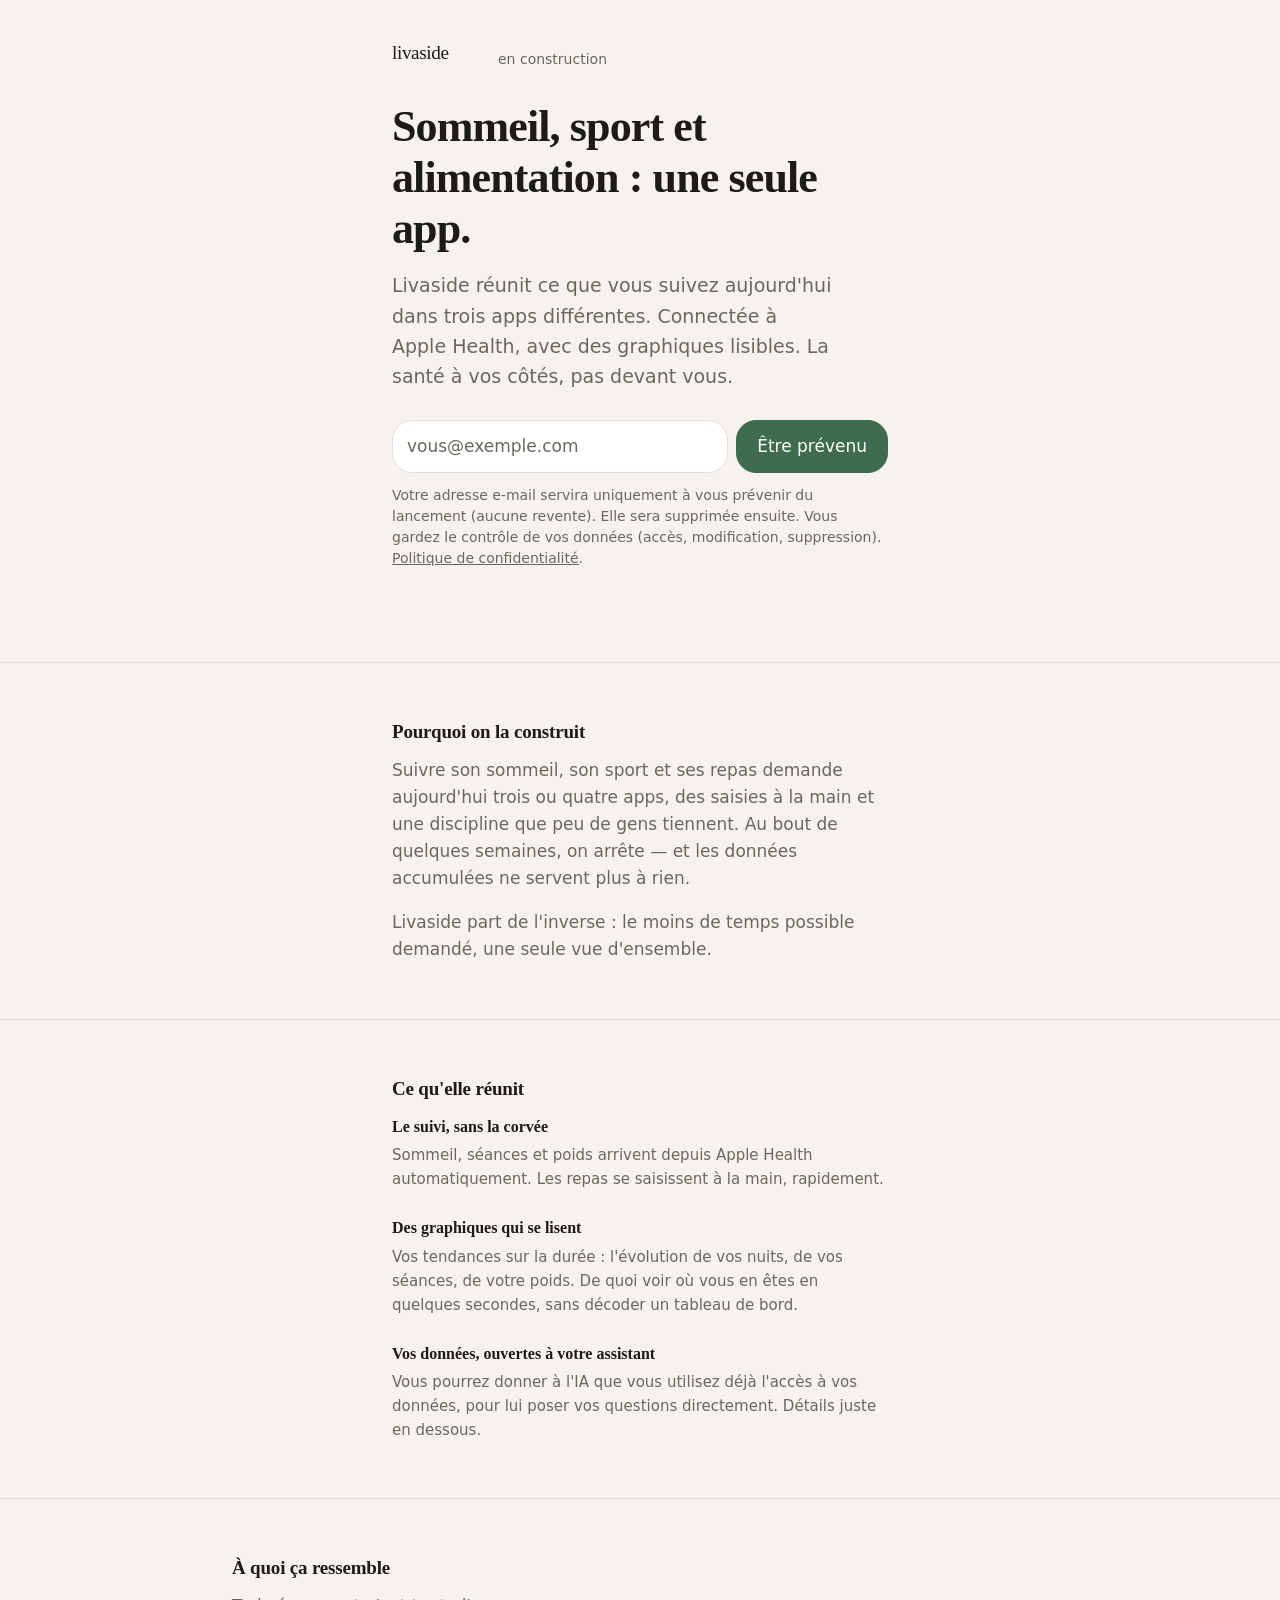
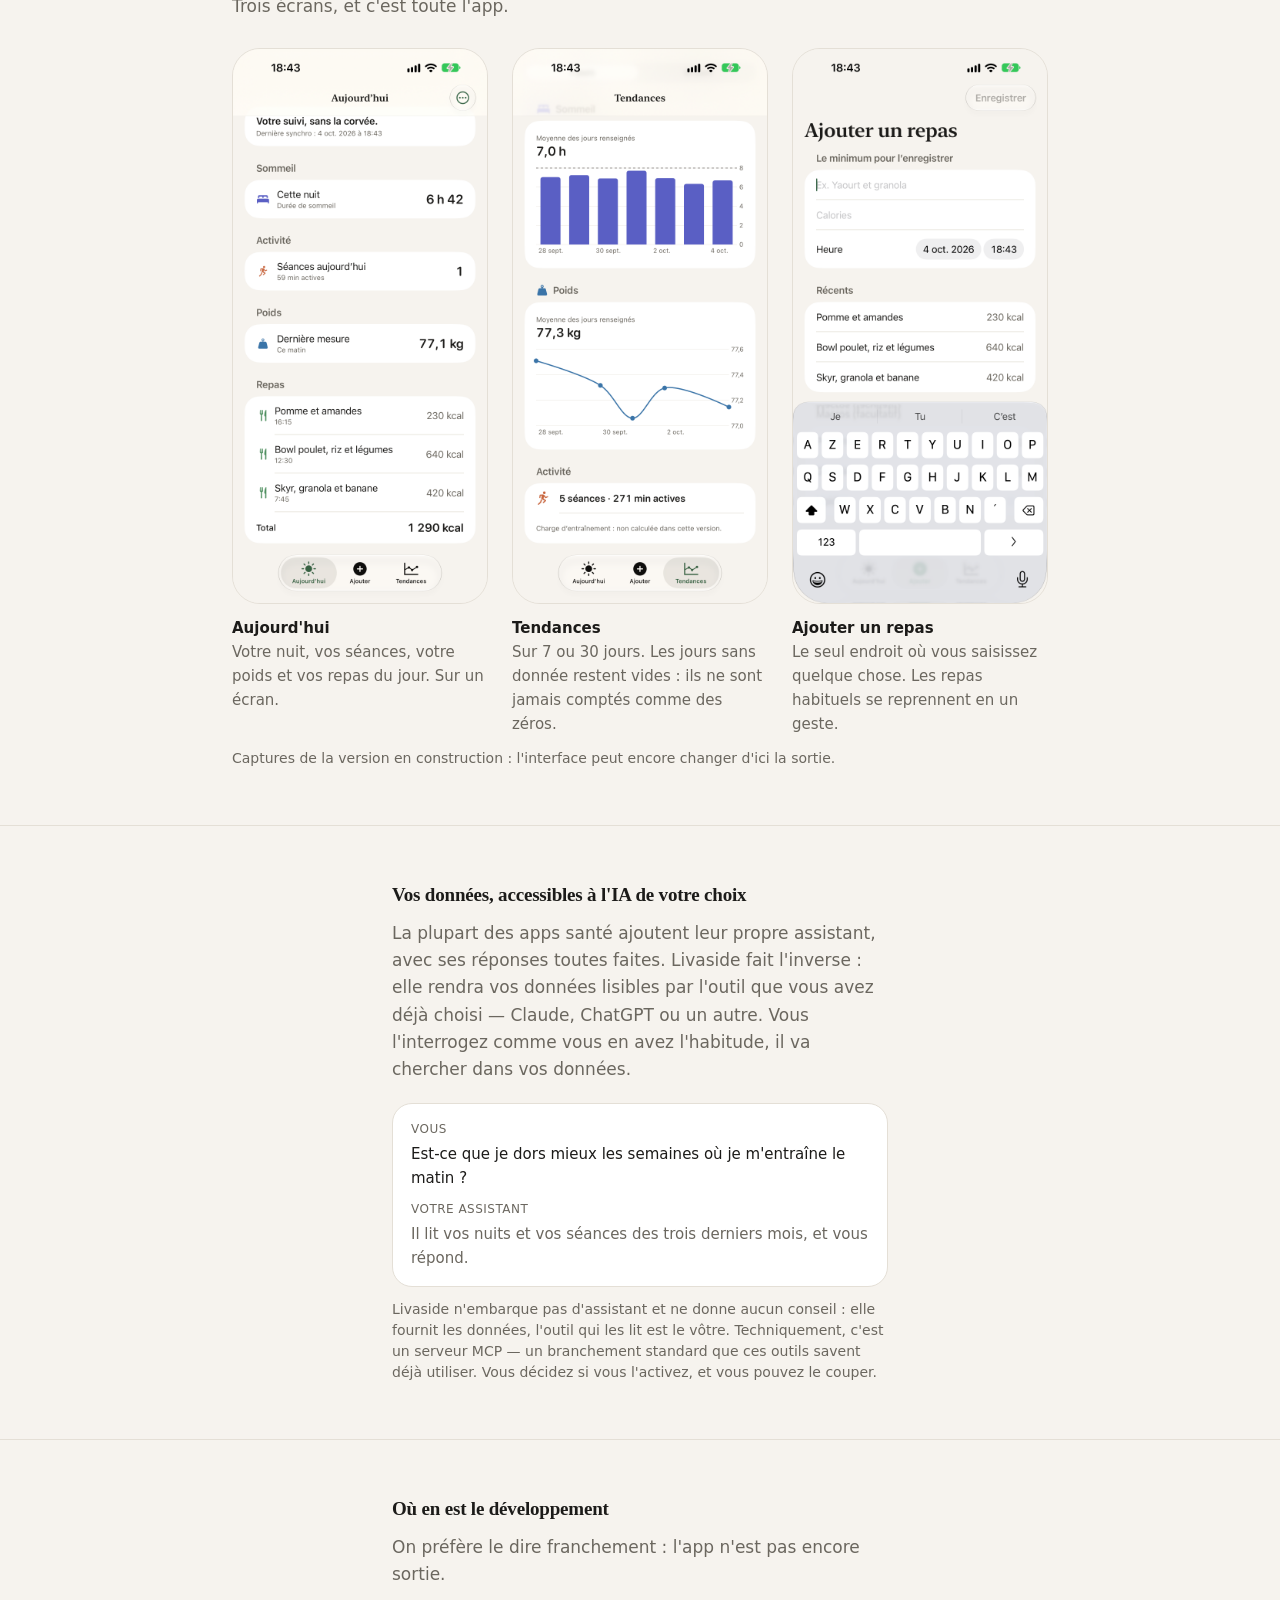
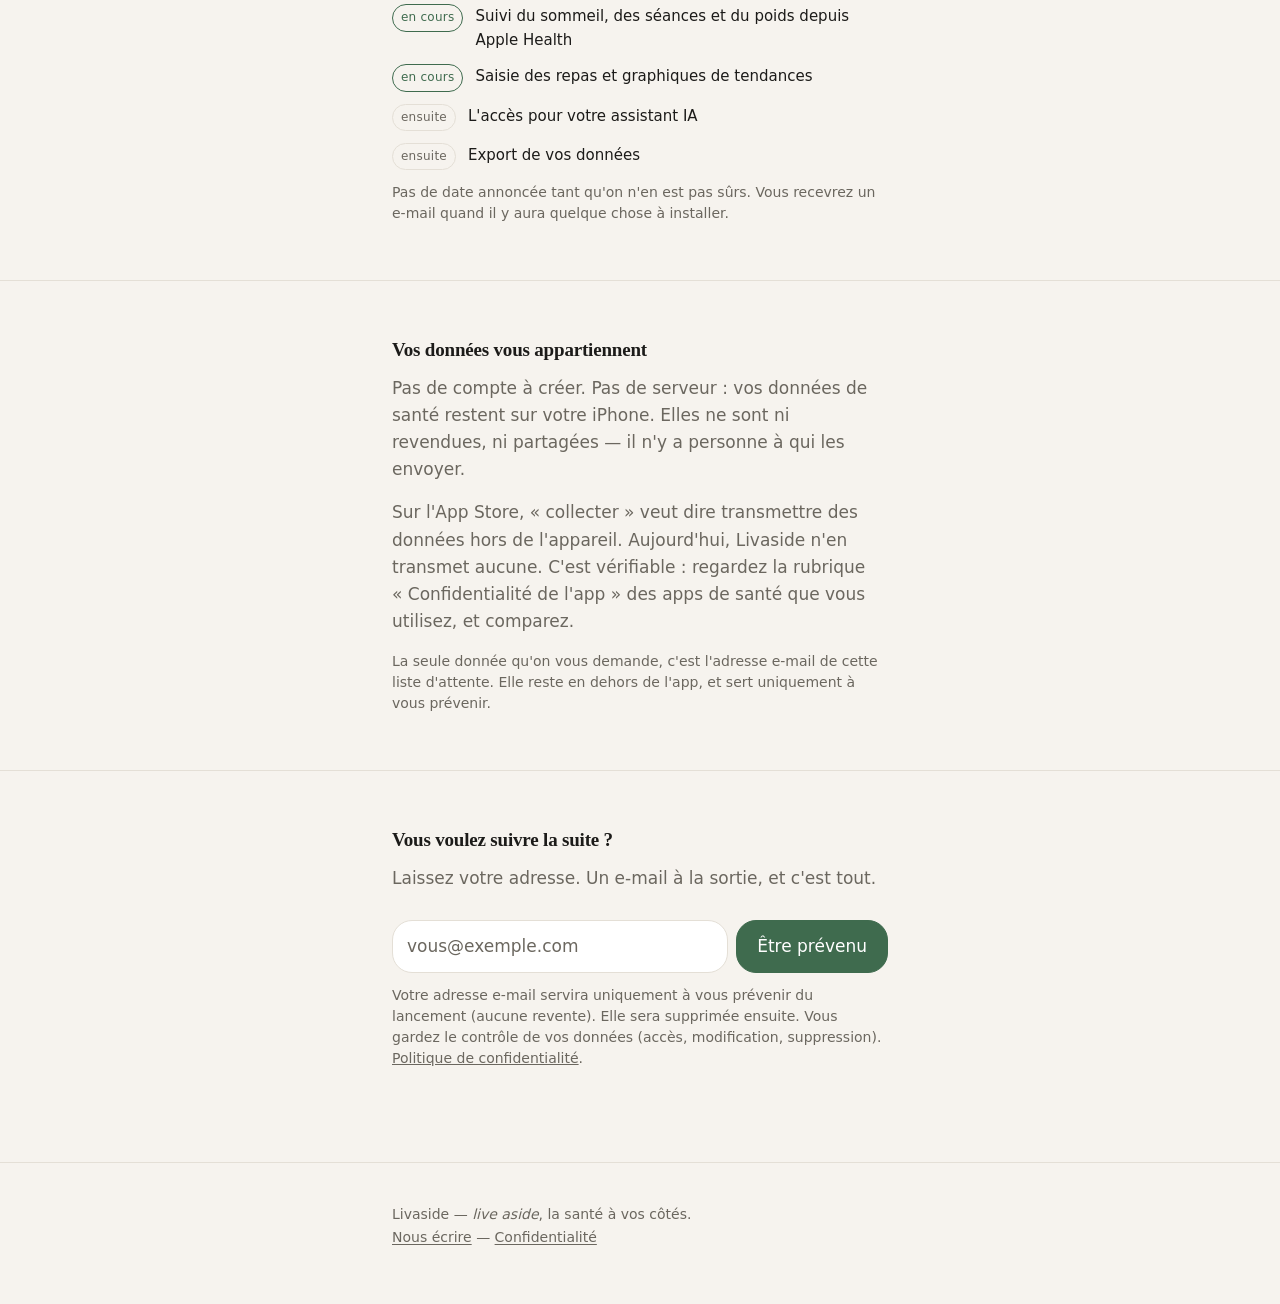
<file: landing/index.html>
<!doctype html>
<!--
  Livaside — landing page + liste d'attente
  Page statique, sans dépendance, sans tracker. Ouvrable en double-clic.

  AVANT MISE EN LIGNE — à régler (voir content.md, §7) :
  1. FORM_ENDPOINT ci-dessous : l'adresse qui reçoit les e-mails.
     Tant qu'elle est vide, le formulaire bascule sur un envoi par e-mail (mailto).
     Aucun compte n'a été créé, aucune dépense engagée.
  2. Le bloc « Vos données » et la mention sous le formulaire :
     validés par Privacy & Compliance (LIV-10).
  3. La section « À quoi ça ressemble » (#apercu) est en place mais masquée
     (`hidden`) : il n'y a pas encore de captures. Déposer les fichiers dans
     landing/img/ et retirer l'attribut. Visuels commandés au Product Designer (LIV-13).
  4. La palette et la typographie du :root sont appliquées selon les
     maquettes du Product Designer (LIV-7).

  Les variantes de formulation (titres, explication de l'accès IA, etc.) sont
  dans content.md. Celles retenues ici sont les options « A » recommandées.
-->
<html lang="fr">
<head>
<meta charset="utf-8">
<meta name="viewport" content="width=device-width, initial-scale=1">
<title>Livaside — sommeil, sport et alimentation dans une seule app</title>
<link rel="icon" type="image/svg+xml" href="img/symbol-livaside-light.svg">
<link rel="icon" type="image/svg+xml" href="img/symbol-livaside-dark.svg" media="(prefers-color-scheme: dark)">
<meta name="description" content="Livaside réunit votre sommeil, votre sport et votre alimentation dans une seule app iOS, connectée à Apple Health, avec des graphiques clairs. En construction — rejoignez la liste d'attente.">
<meta name="robots" content="noindex">
<!-- noindex volontaire tant que la page n'est pas validée. À retirer à la publication. -->
<meta property="og:title" content="Livaside">
<meta property="og:description" content="Sommeil, sport et alimentation dans une seule app. La santé à vos côtés, pas devant vous.">
<meta property="og:type" content="website">
<style>
  /* ------------------------------------------------------------------
     PALETTE ET TYPOGRAPHIE — selon les maquettes du Product Designer (LIV-7).
     ------------------------------------------------------------------ */

  @import url("../brand/tokens.css");

  :root {
    --measure:34rem;
    --measure-wide:54rem;
  }

  
  

  *,*::before,*::after{box-sizing:border-box}
  html{-webkit-text-size-adjust:100%}
  body{
    margin:0; background:var(--color-bg); color:var(--color-ink);
    font-family:var(--font-text);
    font-size:17px; line-height:1.6;
    -webkit-font-smoothing:antialiased;
  }
  img{max-width:100%; height:auto; display:block}
  a{color:inherit}

  .wrap{max-width:var(--measure); margin:0 auto; padding:0 1.5rem}
  section{padding:3.5rem 0; border-top:1px solid var(--color-line)}
  section:first-of-type{border-top:0}

  h1,h2,h3{font-family:var(--font-title)}
  h1{font-size:clamp(2rem,6vw,2.75rem); line-height:1.15; letter-spacing:-.02em; margin:0 0 1rem; font-weight:600}
  h2{font-size:1.1875rem; line-height:1.35; letter-spacing:-.01em; margin:0 0 .75rem; font-weight:600}
  h3{font-size:1rem; margin:0 0 .25rem; font-weight:600}
  p{margin:0 0 1rem}
  p:last-child{margin-bottom:0}
  .lead{font-size:1.1875rem; color:var(--color-ink-soft)}
  .soft{color:var(--color-ink-soft)}
  .faint{color:var(--color-ink-soft); font-size:.9375rem}

  /* En-tête */
  header{padding:2.5rem 0 0}
  .brand{display:flex; align-items:baseline; gap:.625rem}
  .brand strong{font-size:1.0625rem; font-weight:600; letter-spacing:-.01em}
  .brand span{font-size:.875rem; color:var(--color-ink-soft)}

  /* Hero */
  .hero{padding-top:2rem}
  .hero .lead{max-width:30rem}

  /* Formulaire */
  form{margin:1.75rem 0 0}
  .row{display:flex; gap:.5rem; flex-wrap:wrap}
  input[type=email]{
    flex:1 1 15rem; min-width:0;
    font:inherit; color:var(--color-ink);
    padding:.75rem .875rem;
    background:var(--color-surface);
    border:1px solid var(--color-line); border-radius:var(--radius);
  }
  input[type=email]::placeholder{color:var(--color-ink-soft)}
  input[type=email]:focus-visible{outline:2px solid var(--color-sauge); outline-offset:1px; border-color:var(--color-sauge)}
  button{
    font:inherit; font-weight:500; cursor:pointer;
    padding:.75rem 1.25rem;
    color:#FFFFFF; background:var(--color-sauge);
    border:1px solid var(--color-sauge); border-radius:var(--radius);
  }
  button:hover{opacity:.9}
  button:focus-visible{outline:2px solid var(--color-ink); outline-offset:2px}
  button[disabled]{opacity:.55; cursor:default}
  .note{margin-top:.75rem; color:var(--color-ink-soft); font-size:.875rem; line-height:1.5}
  .feedback{margin-top:.875rem; font-size:.9375rem; min-height:1.4em}
  .feedback[data-state="ok"]{color:var(--color-sauge)}
  .feedback[data-state="err"]{color:var(--color-ink)}

  /* Listes */
  .items{display:grid; gap:1.5rem; margin:0; padding:0; list-style:none}
  .items p{margin:0; color:var(--color-ink-soft); font-size:.9375rem}

  .status{display:grid; gap:.75rem; margin:0; padding:0; list-style:none}
  .status li{display:flex; gap:.75rem; align-items:baseline; font-size:.9375rem}
  .tag{
    flex:0 0 auto; font-size:.75rem; letter-spacing:.02em;
    padding:.1875rem .5rem; border-radius:999px;
    border:1px solid var(--color-line); color:var(--color-ink-soft);
    white-space:nowrap;
  }
  .tag.now{border-color:var(--color-sauge); color:var(--color-sauge)}

  /* Aperçu — captures des écrans réels.
     Les fichiers n'existent pas encore (voir la section #apercu). */
  .wrap-wide{max-width:var(--measure-wide); margin:0 auto; padding:0 1.5rem}
  .shots{
    display:grid; gap:2rem 1.5rem; margin:1.75rem 0 0; padding:0; list-style:none;
    grid-template-columns:repeat(auto-fit,minmax(13rem,1fr));
  }
  .shots figure{margin:0}
  .shots img{
    width:100%; border-radius:1.75rem;
    border:1px solid var(--color-line); background:var(--color-surface);
    aspect-ratio:1320/2868;   /* réserve la place avant chargement */
  }
  .shots figcaption{margin-top:.75rem; font-size:.9375rem; color:var(--color-ink-soft)}
  .shots figcaption strong{display:block; color:var(--color-ink); font-weight:600}

  /* Exemple de question */
  .example{
    margin:1.25rem 0 0; padding:1rem 1.125rem;
    background:var(--color-surface); border:1px solid var(--color-line);
    border-radius:var(--radius);
  }
  .example p{margin:0; font-size:.9375rem}
  .example p + p{margin-top:.625rem; color:var(--color-ink-soft)}
  .example .who{
    display:block; font-size:.75rem; letter-spacing:.04em;
    text-transform:uppercase; color:var(--color-ink-soft); margin-bottom:.1875rem;
  }

  footer{padding:2.5rem 0 3.5rem; border-top:1px solid var(--color-line); color:var(--color-ink-soft); font-size:.875rem}
  footer a{text-decoration:underline; text-underline-offset:2px}
</style>
</head>
<body>

<header>
  <div class="wrap">
    <p class="brand"><picture>
      <source srcset="img/logo-livaside-dark.svg" media="(prefers-color-scheme: dark)">
      <img src="img/logo-livaside-light.svg" alt="Livaside" height="24" style="height: 24px;">
    </picture> <span>en construction</span></p>
  </div>
</header>

<main>

  <!-- 1. Hero -->
  <section class="hero">
    <div class="wrap">
      <h1>Sommeil, sport et alimentation&nbsp;: une seule app.</h1>
      <p class="lead">
        Livaside réunit ce que vous suivez aujourd'hui dans trois apps différentes.
        Connectée à Apple&nbsp;Health, avec des graphiques lisibles. La santé à vos côtés,
        pas devant vous.
      </p>

      <form id="waitlist" novalidate>
        <div class="row">
          <input id="email" name="email" type="email" inputmode="email" autocomplete="email"
                 placeholder="vous@exemple.com" required
                 aria-label="Adresse e-mail" aria-describedby="form-note">
          <button type="submit">Être prévenu</button>
        </div>
        <!-- MENTION D'INFORMATION — obligatoire à chaque point de collecte (RGPD).
             Texte définitif validé par Privacy Texte provisoire : la version définitive vient de LIV-10 (Privacy & Compliance). Compliance (LIV-10).
             Si vous modifiez ce texte, modifiez aussi celui du second formulaire plus bas. -->
        <p class="note" id="form-note">
          Votre adresse e-mail servira uniquement à vous prévenir du lancement (aucune revente).
          Elle sera supprimée ensuite. Vous gardez le contrôle de vos données (accès, modification, suppression).
          <a href="privacy.html" style="text-decoration:underline">Politique de confidentialité</a>.
        </p>
        <p class="feedback" id="feedback" role="status" aria-live="polite"></p>
      </form>
    </div>
  </section>

  <!-- 2. Le constat -->
  <section>
    <div class="wrap">
      <h2>Pourquoi on la construit</h2>
      <p class="soft">
        Suivre son sommeil, son sport et ses repas demande aujourd'hui trois ou quatre apps,
        des saisies à la main et une discipline que peu de gens tiennent. Au bout de quelques
        semaines, on arrête — et les données accumulées ne servent plus à rien.
      </p>
      <p class="soft">
        Livaside part de l'inverse&nbsp;: le moins de temps possible demandé, une seule vue
        d'ensemble.
      </p>
    </div>
  </section>

  <!-- 3. Les trois piliers -->
  <section>
    <div class="wrap">
      <h2>Ce qu'elle réunit</h2>
      <ul class="items">
        <li>
          <h3>Le suivi, sans la corvée</h3>
          <p>
            Sommeil, séances et poids arrivent depuis Apple&nbsp;Health automatiquement.
            Les repas se saisissent à la main, rapidement.
          </p>
        </li>
        <li>
          <h3>Des graphiques qui se lisent</h3>
          <p>
            Vos tendances sur la durée&nbsp;: l'évolution de vos nuits, de vos séances, de votre
            poids. De quoi voir où vous en êtes en quelques secondes, sans décoder un tableau
            de bord.
          </p>
        </li>
        <li>
          <h3>Vos données, ouvertes à votre assistant</h3>
          <p>
            Vous pourrez donner à l'IA que vous utilisez déjà l'accès à vos données, pour lui
            poser vos questions directement. Détails juste en dessous.
          </p>
        </li>
      </ul>
    </div>
  </section>

  <!-- 3 bis. Aperçu — les trois écrans réels.
       ÉTAT : en attente des visuels. La section porte `hidden`, elle ne
       s'affiche donc pas. Pour l'activer : déposer les six fichiers dans
       `landing/img/` puis retirer l'attribut `hidden` ci-dessous.
       Rien d'autre à changer.

       Fichiers attendus (1320 × 2868, iPhone 6,9", mêmes données que les
       captures App Store — voir content.md §6) :
         img/ecran-aujourdhui-clair.png   img/ecran-aujourdhui-sombre.png
         img/ecran-tendances-clair.png    img/ecran-tendances-sombre.png
         img/ecran-repas-clair.png        img/ecran-repas-sombre.png

       Les versions « sombre » sont servies automatiquement aux visiteurs
       en thème sombre. Si elles manquent, retirer les trois <source>. -->
  <section id="apercu">
    <div class="wrap-wide">
      <h2>À quoi ça ressemble</h2>
      <p class="soft">Trois écrans, et c'est toute l'app.</p>

      <ul class="shots">
        <li>
          <figure>
            <picture>
              <source srcset="img/ecran-aujourdhui-sombre.png" media="(prefers-color-scheme: dark)">
              <img src="img/ecran-aujourdhui-clair.png" width="1320" height="2868" loading="lazy"
                   alt="Écran Aujourd'hui : quatre cartes — sommeil de la nuit, séances du jour, dernier poids, repas et calories.">
            </picture>
            <figcaption>
              <strong>Aujourd'hui</strong>
              Votre nuit, vos séances, votre poids et vos repas du jour. Sur un écran.
            </figcaption>
          </figure>
        </li>
        <li>
          <figure>
            <picture>
              <source srcset="img/ecran-tendances-sombre.png" media="(prefers-color-scheme: dark)">
              <img src="img/ecran-tendances-clair.png" width="1320" height="2868" loading="lazy"
                   alt="Écran Tendances : graphiques du sommeil, du poids, du volume d'entraînement et des calories sur 30 jours.">
            </picture>
            <figcaption>
              <strong>Tendances</strong>
              Sur 7 ou 30 jours. Les jours sans donnée restent vides&nbsp;: ils ne sont jamais
              comptés comme des zéros.
            </figcaption>
          </figure>
        </li>
        <li>
          <figure>
            <picture>
              <source srcset="img/ecran-repas-sombre.png" media="(prefers-color-scheme: dark)">
              <img src="img/ecran-repas-clair.png" width="1320" height="2868" loading="lazy"
                   alt="Saisie d'un repas : raccourcis vers les repas récents, nom, moment de la journée et calories.">
            </picture>
            <figcaption>
              <strong>Ajouter un repas</strong>
              Le seul endroit où vous saisissez quelque chose. Les repas habituels se reprennent
              en un geste.
            </figcaption>
          </figure>
        </li>
      </ul>

      <p class="note">
        Captures de la version en construction&nbsp;: l'interface peut encore changer d'ici la
        sortie.
      </p>
    </div>
  </section>

  <!-- 4. Le différenciateur (MCP, sans le terme) -->
  <section>
    <div class="wrap">
      <h2>Vos données, accessibles à l'IA de votre choix</h2>
      <p class="soft">
        La plupart des apps santé ajoutent leur propre assistant, avec ses réponses toutes
        faites. Livaside fait l'inverse&nbsp;: elle rendra vos données lisibles par l'outil que
        vous avez déjà choisi — Claude, ChatGPT ou un autre. Vous l'interrogez comme vous en
        avez l'habitude, il va chercher dans vos données.
      </p>

      <div class="example">
        <p><span class="who">Vous</span>Est-ce que je dors mieux les semaines où je m'entraîne le matin&nbsp;?</p>
        <p><span class="who">Votre assistant</span>Il lit vos nuits et vos séances des trois derniers mois, et vous répond.</p>
      </div>

      <p class="note">
        Livaside n'embarque pas d'assistant et ne donne aucun conseil&nbsp;: elle fournit les
        données, l'outil qui les lit est le vôtre. Techniquement, c'est un serveur MCP — un
        branchement standard que ces outils savent déjà utiliser. Vous décidez si vous
        l'activez, et vous pouvez le couper.
      </p>
    </div>
  </section>

  <!-- 5. Honnêteté sur l'état d'avancement -->
  <section>
    <div class="wrap">
      <h2>Où en est le développement</h2>
      <p class="soft">On préfère le dire franchement&nbsp;: l'app n'est pas encore sortie.</p>
      <ul class="status">
        <li><span class="tag now">en cours</span><span>Suivi du sommeil, des séances et du poids depuis Apple&nbsp;Health</span></li>
        <li><span class="tag now">en cours</span><span>Saisie des repas et graphiques de tendances</span></li>
        <li><span class="tag">ensuite</span><span>L'accès pour votre assistant IA</span></li>
        <li><span class="tag">ensuite</span><span>Export de vos données</span></li>
      </ul>
      <p class="note">
        Pas de date annoncée tant qu'on n'en est pas sûrs. Vous recevrez un e-mail quand il y
        aura quelque chose à installer.
      </p>
    </div>
  </section>

  <!-- 6. Données — à faire valider par LIV-5
       L'argument « rien ne quitte l'appareil » vient de LIV-5 (document policy, §5.2).
       RÉSERVE À TENIR : il devient faux le jour où un SDK d'analytics, un backend ou un
       MCP hébergé apparaît. D'où le « aujourd'hui » — ne pas le retirer, et relire ce
       bloc à chaque changement d'architecture. -->
  <section>
    <div class="wrap">
      <h2>Vos données vous appartiennent</h2>
      <p class="soft">
        Pas de compte à créer. Pas de serveur&nbsp;: vos données de santé restent sur votre
        iPhone. Elles ne sont ni revendues, ni partagées — il n'y a personne à qui les envoyer.
      </p>
      <p class="soft">
        Sur l'App&nbsp;Store, «&nbsp;collecter&nbsp;» veut dire transmettre des données hors de
        l'appareil. Aujourd'hui, Livaside n'en transmet aucune. C'est vérifiable&nbsp;: regardez
        la rubrique «&nbsp;Confidentialité de l'app&nbsp;» des apps de santé que vous utilisez,
        et comparez.
      </p>
      <p class="note">
        La seule donnée qu'on vous demande, c'est l'adresse e-mail de cette liste d'attente.
        Elle reste en dehors de l'app, et sert uniquement à vous prévenir.
      </p>
    </div>
  </section>

  <!-- 7. Rappel formulaire -->
  <section>
    <div class="wrap">
      <h2>Vous voulez suivre la suite&nbsp;?</h2>
      <p class="soft">Laissez votre adresse. Un e-mail à la sortie, et c'est tout.</p>
      <form id="waitlist-2" novalidate>
        <div class="row">
          <input id="email-2" name="email" type="email" inputmode="email" autocomplete="email"
                 placeholder="vous@exemple.com" required
                 aria-label="Adresse e-mail" aria-describedby="form-note-2">
          <button type="submit">Être prévenu</button>
        </div>
        <!-- Même mention qu'en haut de page : elle doit figurer à chaque point de collecte. -->
        <p class="note" id="form-note-2">
          Votre adresse e-mail servira uniquement à vous prévenir du lancement (aucune revente).
          Elle sera supprimée ensuite. Vous gardez le contrôle de vos données (accès, modification, suppression).
          <a href="privacy.html" style="text-decoration:underline">Politique de confidentialité</a>.
        </p>
        <p class="feedback" id="feedback-2" role="status" aria-live="polite"></p>
      </form>
    </div>
  </section>

</main>

<footer>
  <div class="wrap">
    <p>
      Livaside — <em>live aside</em>, la santé à vos côtés.<br>
      <a href="mailto:CONTACT@EXEMPLE.COM">Nous écrire</a>
      —
      <a href="privacy.html">Confidentialité</a>
      <!-- Adresse de contact à renseigner. -->
    </p>
  </div>
</footer>

<script>
(function(){
  "use strict";

  // Adresse qui reçoit les inscriptions. Vide = bascule sur un envoi par e-mail.
  // Doit accepter un POST (JSON ou form-encoded) avec le champ `email`.
  var FORM_ENDPOINT = "";
  var CONTACT_EMAIL = "CONTACT@EXEMPLE.COM";

  function valid(v){ return /^[^\s@]+@[^\s@]+\.[^\s@]{2,}$/.test(v); }

  function wire(formId, inputId, feedbackId){
    var form = document.getElementById(formId);
    if (!form) return;
    var input = document.getElementById(inputId);
    var out = document.getElementById(feedbackId);
    var button = form.querySelector("button");

    function say(msg, state){
      out.textContent = msg;
      out.setAttribute("data-state", state);
    }

    form.addEventListener("submit", function(e){
      e.preventDefault();
      var email = input.value.trim();

      if (!valid(email)) {
        say("Cette adresse ne semble pas valide.", "err");
        input.focus();
        return;
      }

      // Pas d'endpoint configuré : on ouvre le client mail de la personne.
      if (!FORM_ENDPOINT) {
        window.location.href = "mailto:" + CONTACT_EMAIL +
          "?subject=" + encodeURIComponent("Liste d'attente Livaside") +
          "&body=" + encodeURIComponent("Prévenez-moi à : " + email);
        say("Votre logiciel de messagerie s'ouvre pour envoyer la demande.", "ok");
        return;
      }

      button.disabled = true;
      say("Envoi…", "");

      fetch(FORM_ENDPOINT, {
        method: "POST",
        headers: { "Content-Type": "application/json", "Accept": "application/json" },
        body: JSON.stringify({ email: email, source: "landing" })
      }).then(function(res){
        if (!res.ok) throw new Error(res.status);
        form.querySelector(".row").hidden = true;
        say("C'est noté. Vous recevrez un e-mail à la sortie.", "ok");
      }).catch(function(){
        button.disabled = false;
        say("L'envoi a échoué. Réessayez, ou écrivez-nous à " + CONTACT_EMAIL + ".", "err");
      });
    });
  }

  wire("waitlist", "email", "feedback");
  wire("waitlist-2", "email-2", "feedback-2");
})();
</script>

</body>
</html>
</file>
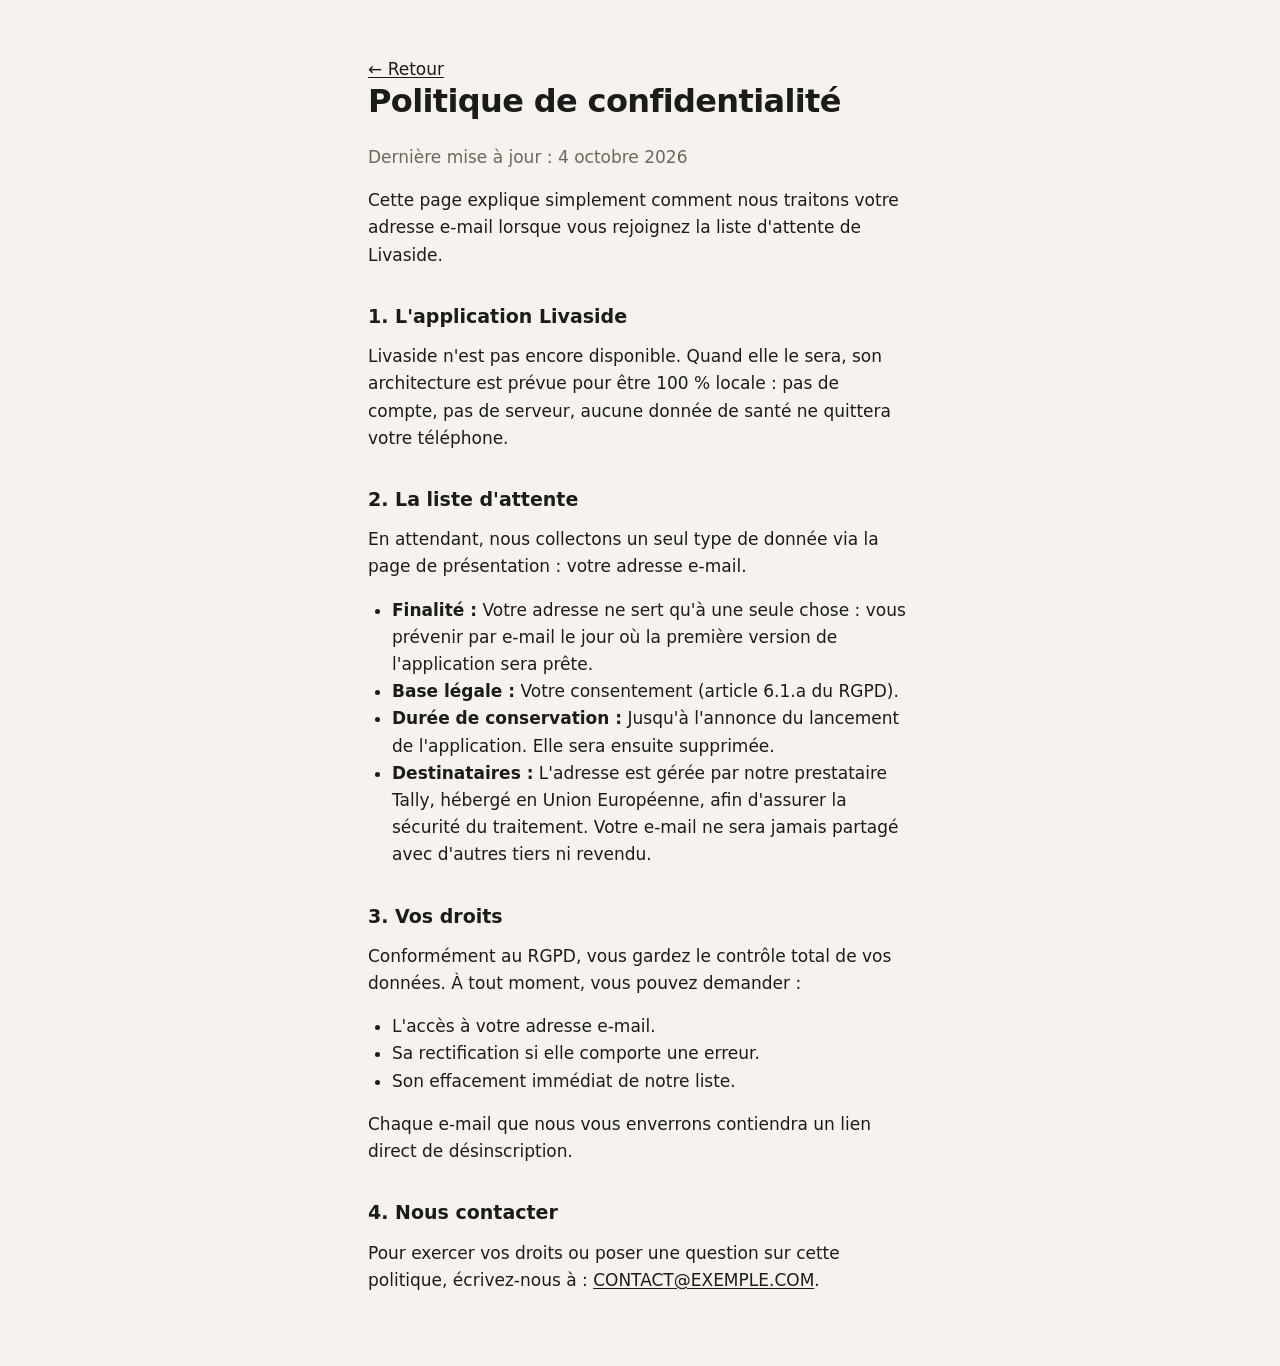
<file: landing/privacy.html>
<!doctype html>
<html lang="fr">
<head>
<meta charset="utf-8">
<meta name="viewport" content="width=device-width, initial-scale=1">
<title>Livaside — Politique de confidentialité</title>
<meta name="robots" content="noindex">
<style>
  @import url("../brand/tokens.css");
  :root {
    --measure:34rem;
  }
  
  body {
    margin:0; background:var(--color-bg); color:var(--color-ink);
    font-family:var(--font-text);
    font-size:17px; line-height:1.6;
    -webkit-font-smoothing:antialiased;
  }
  .wrap { max-width:var(--measure); margin:0 auto; padding:3.5rem 1.5rem; }
  h1 { font-size:2rem; line-height:1.15; letter-spacing:-.02em; margin:0 0 1.5rem; font-weight:600; }
  h2 { font-size:1.1875rem; margin:2rem 0 .75rem; font-weight:600; }
  p, ul { margin:0 0 1rem; }
  ul { padding-left: 1.5rem; }
  a { color:inherit; text-decoration:underline; text-underline-offset:2px; }
  .soft { color:var(--color-ink-soft); }
</style>
</head>
<body>
  <div class="wrap">
    <a href="index.html">← Retour</a>
    
    <h1>Politique de confidentialité</h1>
    <p class="soft">Dernière mise à jour : 4 octobre 2026</p>

    <p>Cette page explique simplement comment nous traitons votre adresse e-mail lorsque vous rejoignez la liste d'attente de Livaside.</p>

    <h2>1. L'application Livaside</h2>
    <p>Livaside n'est pas encore disponible. Quand elle le sera, son architecture est prévue pour être 100 % locale : pas de compte, pas de serveur, aucune donnée de santé ne quittera votre téléphone.</p>

    <h2>2. La liste d'attente</h2>
    <p>En attendant, nous collectons un seul type de donnée via la page de présentation : votre adresse e-mail.</p>
    <ul>
      <li><strong>Finalité :</strong> Votre adresse ne sert qu'à une seule chose : vous prévenir par e-mail le jour où la première version de l'application sera prête.</li>
      <li><strong>Base légale :</strong> Votre consentement (article 6.1.a du RGPD).</li>
      <li><strong>Durée de conservation :</strong> Jusqu'à l'annonce du lancement de l'application. Elle sera ensuite supprimée.</li>
      <li><strong>Destinataires :</strong> L'adresse est gérée par notre prestataire Tally, hébergé en Union Européenne, afin d'assurer la sécurité du traitement. Votre e-mail ne sera jamais partagé avec d'autres tiers ni revendu.</li>
    </ul>

    <h2>3. Vos droits</h2>
    <p>Conformément au RGPD, vous gardez le contrôle total de vos données. À tout moment, vous pouvez demander :</p>
    <ul>
      <li>L'accès à votre adresse e-mail.</li>
      <li>Sa rectification si elle comporte une erreur.</li>
      <li>Son effacement immédiat de notre liste.</li>
    </ul>
    <p>Chaque e-mail que nous vous enverrons contiendra un lien direct de désinscription.</p>

    <h2>4. Nous contacter</h2>
    <p>Pour exercer vos droits ou poser une question sur cette politique, écrivez-nous à : <a href="mailto:CONTACT@EXEMPLE.COM">CONTACT@EXEMPLE.COM</a>.</p>
  </div>
</body>
</html>
</file>
